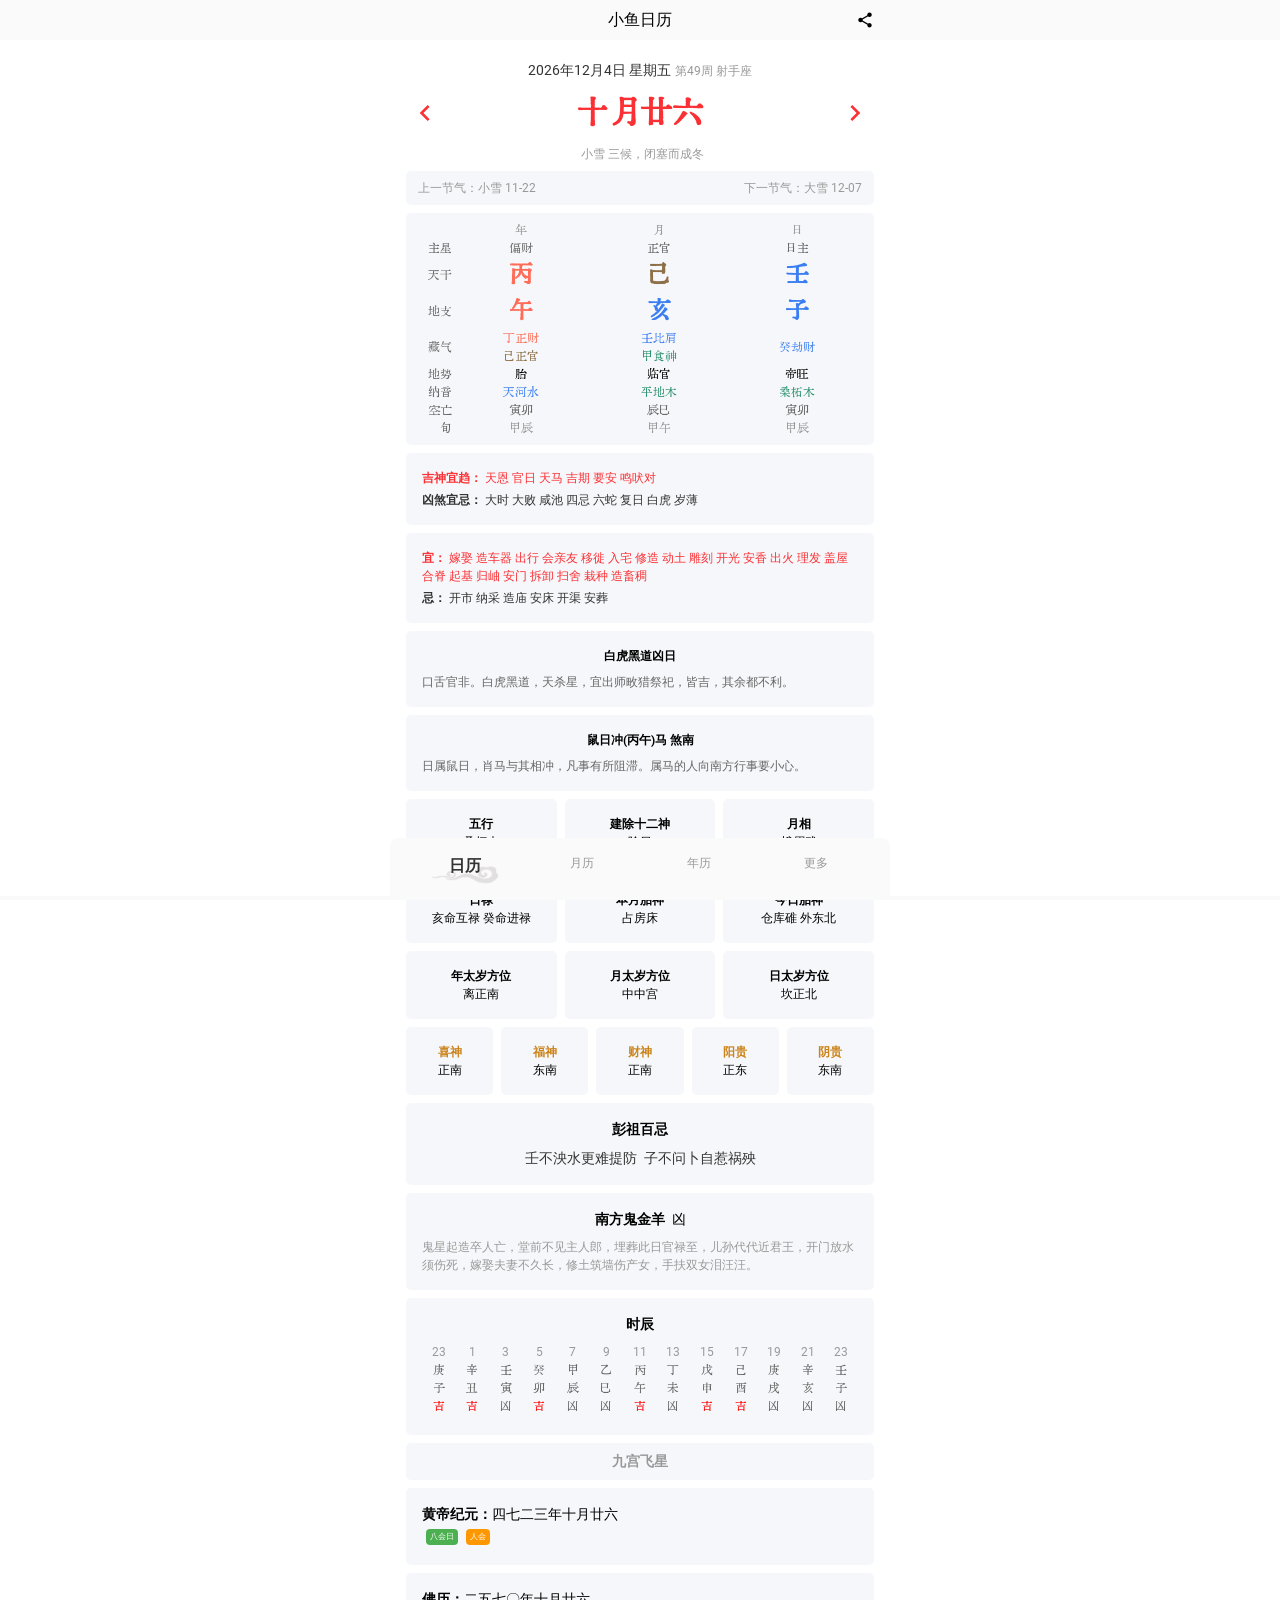
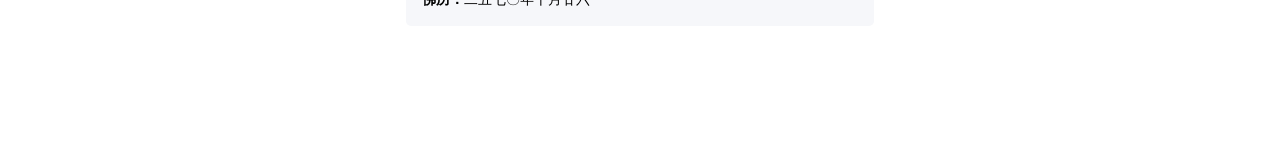
<file: index.html>
<!DOCTYPE html><html><head><title>小鱼日历</title><meta charset=utf-8><meta name=description content=xiaoyurili><meta name=apple-mobile-web-app-capable content=yes><meta name=format-detection content="telephone=no"><meta name=msapplication-tap-highlight content=no><meta name=apple-mobile-web-app-status-bar-style content=white><meta name=viewport content="user-scalable=no,initial-scale=1,maximum-scale=1,minimum-scale=1,width=device-width,viewport-fit=cover"><link rel=icon type=image/png sizes=128x128 href=icons/favicon-128x128.png><link rel=icon type=image/png sizes=96x96 href=icons/favicon-96x96.png><link rel=icon type=image/png sizes=32x32 href=icons/favicon-32x32.png><link rel=icon type=image/png sizes=16x16 href=icons/favicon-16x16.png><link rel=icon type=image/ico href=favicon.ico><link href=icon.jpeg rel=apple-touch-icon><script>var _hmt = _hmt || [];
    (function () {
      var hm = document.createElement("script");
      hm.src = "https://hm.baidu.com/hm.js?c0405a29cf666bfa42c62f712da22736";
      var s = document.getElementsByTagName("script")[0];

      s.parentNode.insertBefore(hm, s);
    })();</script><script>// 等待5+ Runtime初始化完成（仅在HBuilder打包的APK中触发）
    document.addEventListener('plusready', function() {
      // 获取当前WebView实例（对应Vue应用所在的WebView）
      const currentWebview = plus.webview.currentWebview();

      // 监听物理返回键事件
      plus.key.addEventListener('backbutton', function() {
        // 检查当前WebView是否有可回退的历史记录（对应Vue路由的跳转记录）
        currentWebview.canBack(function(result) {
          if (result.canBack) {
            // 若有可回退页面，执行WebView回退（触发Vue Router的go(-1)效果）
            currentWebview.back();
          } else {
            // 若无可回退页面，实现“双击退出”逻辑
            let firstClickTime = null; // 记录第一次点击的时间戳

            // 再次监听返回键（处理双击逻辑）
            plus.key.addEventListener('backbutton', function() {
              if (!firstClickTime) {
                // 第一次点击：记录时间戳，并提示用户
                firstClickTime = new Date().getTime();
                console.log('再按一次返回键退出应用');
                // 1秒后重置时间戳（超过1秒未第二次点击则视为取消）
                setTimeout(function() {
                  firstClickTime = null;
                }, 1000);
              } else {
                // 第二次点击：计算两次点击的时间差
                const timeDiff = new Date().getTime() - firstClickTime;
                // 若时间差小于1500毫秒（1.5秒），则退出应用
                if (timeDiff < 1500) {
                  plus.runtime.quit(); // 终止应用进程
                }
              }
            }, false); // false表示事件捕获阶段触发，避免事件冒泡
          }
        });
      });
    });</script><link href=css/vendor.c3b976fb.css rel=stylesheet><link href=css/app.ea9cb89d.css rel=stylesheet></head><body><div id=q-app></div><script src=js/vendor.c2608066.js></script><script src=js/app.06b5ff8d.js></script></body></html>
</file>
